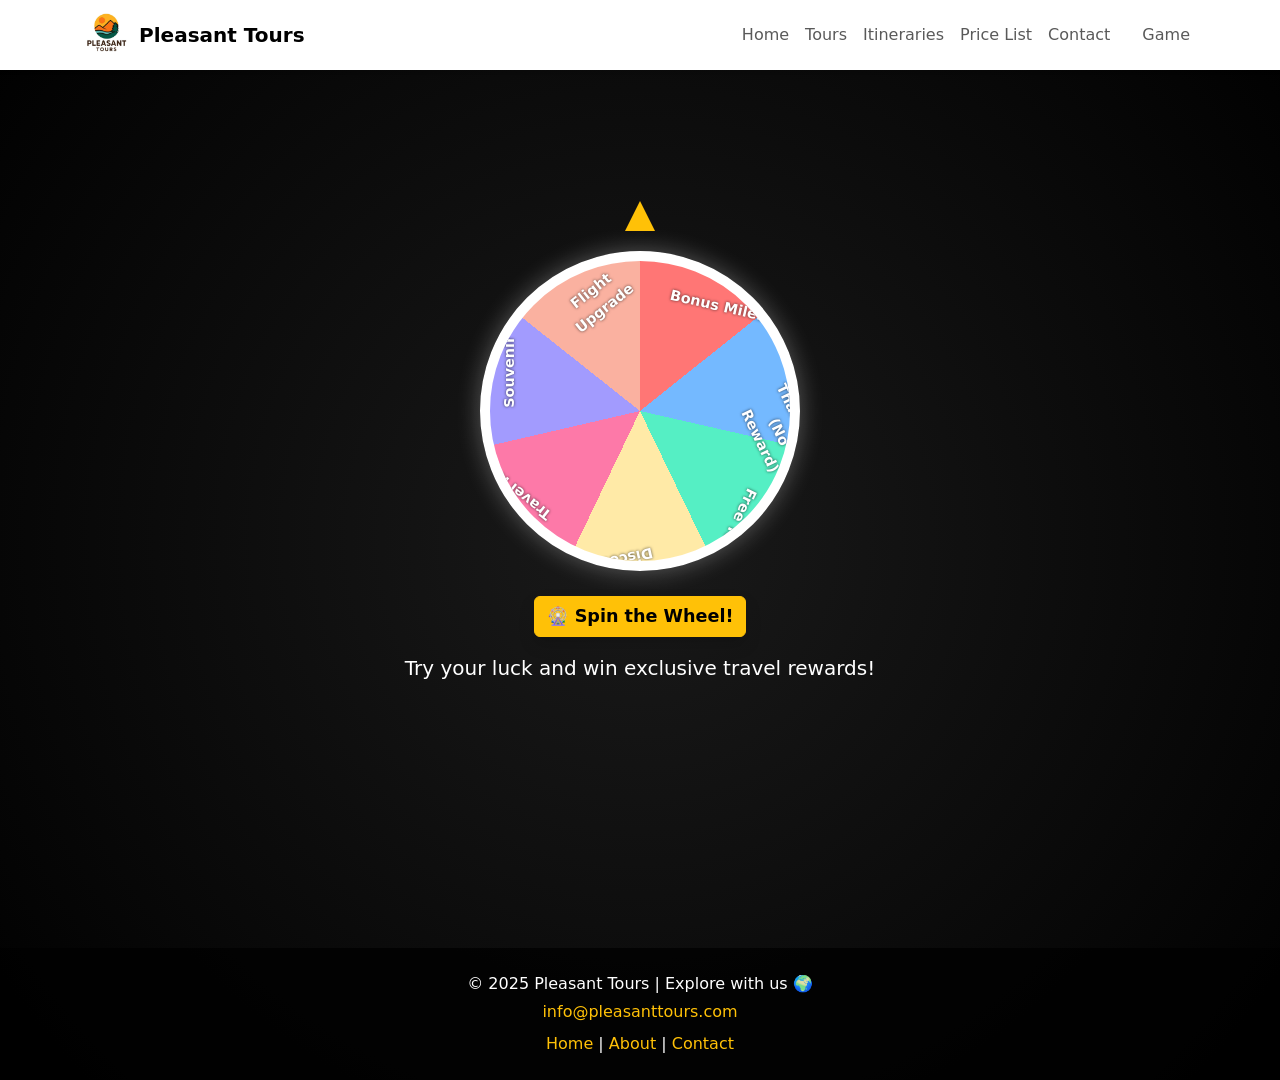
<file: code/game.html>
<!doctype html>
<html lang="en">
<head>
  <meta charset="utf-8">
  <meta name="viewport" content="width=device-width,initial-scale=1">
  <title>Pleasant Tours | Spin & Win</title>
  <link href="https://cdn.jsdelivr.net/npm/bootstrap@5.3.2/dist/css/bootstrap.min.css" rel="stylesheet">
  <link rel="stylesheet" href="https://cdn.jsdelivr.net/npm/bootstrap-icons@1.11.3/font/bootstrap-icons.css">

  <style>
    body {
      background: radial-gradient(circle at center, #1a1a1a 0%, #000 100%);
      color: #fff;
      overflow-x: hidden;
    }

    .wheel-container {
      width: 320px;
      height: 320px;
      border-radius: 50%;
      border: 10px solid #fff;
      margin: 0 auto;
      overflow: hidden;
      position: relative;
      background: conic-gradient(
        #ff7675 0deg 51.4deg,
        #74b9ff 51.4deg 102.8deg,
        #55efc4 102.8deg 154.2deg,
        #ffeaa7 154.2deg 205.6deg,
        #fd79a8 205.6deg 257deg,
        #a29bfe 257deg 308.4deg,
        #fab1a0 308.4deg 360deg
      );
      transition: transform 4s ease-out;
      box-shadow: 0 0 25px rgba(255, 255, 255, 0.3);
    }

    .wheel-label {
      position: absolute;
      width: 100px;
      left: 50%;
      top: 50%;
      transform-origin: center left;
      text-align: center;
      font-weight: 600;
      font-size: 0.9rem;
      color: white;
      text-shadow: 0 0 3px rgba(0, 0, 0, 0.7);
    }

    .pointer {
      width: 0;
      height: 0;
      border-left: 15px solid transparent;
      border-right: 15px solid transparent;
      border-bottom: 30px solid #ffc107;
      margin: 0 auto 20px;
    }

    #spin-btn {
      margin-top: 25px;
      font-size: 1.1rem;
    }

    footer {
      background: rgba(0, 0, 0, 0.8);
      color: #fff;
      padding: 1.5rem 0;
      text-align: center;
      margin-top: 3rem;
    }

    footer a {
      color: #ffc107;
      text-decoration: none;
    }
  </style>
</head>
<body>
  <!-- NAVBAR -->
  <nav class="navbar navbar-expand-lg navbar-light bg-white shadow-sm fixed-top">
    <div class="container">
      <a class="navbar-brand d-flex align-items-center" href="index.html">
        <img src="./images/WhatsApp Image 2025-10-02 at 13.23.30_b26df04f - Copy.jpg" alt="Pleasant Tours Logo" height="44" class="me-2">
        <span class="fw-bold">Pleasant Tours</span>
      </a>

      <button class="navbar-toggler" type="button" data-bs-toggle="collapse" data-bs-target="#mainNav">
        <span class="navbar-toggler-icon"></span>
      </button>

      <div class="collapse navbar-collapse" id="mainNav">
        <ul class="navbar-nav ms-auto align-items-lg-center">
          <li class="nav-item"><a class="nav-link" href="index.html">Home</a></li>
          <li class="nav-item"><a class="nav-link" href="tours.html">Tours</a></li>
          <li class="nav-item"><a class="nav-link" href="itineraries.html">Itineraries</a></li>
          <li class="nav-item"><a class="nav-link" href="pricing.html">Price List</a></li>
          <li class="nav-item"><a class="nav-link" href="contact.html">Contact</a></li>
          <li class="nav-item ms-3"><a class="nav-link btn btn-outline-primary" href="game.html">Game</a></li>
        </ul>
      </div>
    </div>
  </nav>

  <!-- Game Section -->
  <section class="d-flex flex-column justify-content-center align-items-center vh-100 text-center">
    <div class="pointer"></div>
    <div id="wheel" class="wheel-container"></div>
    <button id="spin-btn" class="btn btn-warning fw-bold shadow">🎡 Spin the Wheel!</button>
    <p class="mt-3 fs-5">Try your luck and win exclusive travel rewards!</p>
  </section>

  <!-- Prize Modal -->
  <div class="modal fade" id="resultModal" tabindex="-1">
    <div class="modal-dialog modal-dialog-centered">
      <div class="modal-content text-dark">
        <div class="modal-header">
          <h5 class="modal-title">🎉 Congratulations!</h5>
          <button type="button" class="btn-close" data-bs-dismiss="modal"></button>
        </div>
        <div class="modal-body text-center">
          <p id="resultText" class="fs-5 mb-3"></p>
          <button class="btn btn-success" data-bs-target="#claimModal" data-bs-toggle="modal" data-bs-dismiss="modal">
            Claim Your Prize
          </button>
        </div>
      </div>
    </div>
  </div>

  <!-- Claim Prize Modal -->
  <div class="modal fade" id="claimModal" tabindex="-1">
    <div class="modal-dialog modal-dialog-centered">
      <div class="modal-content text-dark">
        <div class="modal-header">
          <h5 class="modal-title">🎁 Redeem Your Prize</h5>
          <button type="button" class="btn-close" data-bs-dismiss="modal"></button>
        </div>
        <div class="modal-body">
          <form id="claimForm">
            <div class="mb-3">
              <label class="form-label">Full Name</label>
              <input type="text" class="form-control" required>
            </div>
            <div class="mb-3">
              <label class="form-label">Email Address</label>
              <input type="email" class="form-control" required>
            </div>
            <div class="mb-3">
              <label class="form-label">Prize</label>
              <input type="text" id="claimedPrize" class="form-control" readonly>
            </div>
            <button type="submit" class="btn btn-primary w-100">Submit</button>
          </form>
        </div>
      </div>
    </div>
  </div>

  <!-- Footer -->
  <footer>
    <p class="mb-1">© 2025 Pleasant Tours | Explore with us 🌍</p>
    <a href="mailto:info@pleasanttours.com">info@pleasanttours.com</a>
    <div class="mt-2">
      <a href="index.html">Home</a> |
      <a href="about.html">About</a> |
      <a href="contact.html">Contact</a>
    </div>
  </footer>

  <script src="https://cdn.jsdelivr.net/npm/bootstrap@5.3.2/dist/js/bootstrap.bundle.min.js"></script>
  <script>
    const prizes = [
      "Free Tour",
      "10% Discount",
      "Travel Kit",
      "Souvenir",
      "Flight Upgrade",
      "Bonus Miles",
      "Thank You (No Reward)"
    ];

    const wheel = document.getElementById('wheel');
    const spinBtn = document.getElementById('spin-btn');
    const resultText = document.getElementById('resultText');
    const claimPrizeInput = document.getElementById('claimedPrize');
    const resultModal = new bootstrap.Modal(document.getElementById('resultModal'));
    const num = prizes.length;
    const segmentAngle = 360 / num;

    // --- Fixed Label Placement ---
    prizes.forEach((prize, i) => {
      const label = document.createElement('div');
      label.className = 'wheel-label';
      const rotation = i * segmentAngle + segmentAngle / 2;
      label.style.transform = `rotate(${rotation}deg) translateX(130px) rotate(90deg)`;
      label.textContent = prize;
      wheel.appendChild(label);
    });

    let spinning = false;
    let currentRotation = 0;

    spinBtn.addEventListener('click', () => {
      if (spinning) return;
      spinning = true;
      spinBtn.disabled = true;

      const extraSpins = 10 * 360;
      const randomStop = Math.floor(Math.random() * 360);
      const totalRotation = currentRotation + extraSpins + randomStop;
      wheel.style.transition = 'transform 4s ease-out';
      wheel.style.transform = `rotate(${totalRotation}deg)`;

      setTimeout(() => {
        currentRotation = totalRotation % 360;
        const winningIndex = Math.floor((360 - currentRotation) / segmentAngle) % num;
        const prize = prizes[winningIndex];
        resultText.textContent = `You won: ${prize}!`;
        claimPrizeInput.value = prize;
        resultModal.show();
        spinning = false;
        spinBtn.disabled = false;
      }, 4200);
    });

    document.getElementById('claimForm').addEventListener('submit', function(e) {
      e.preventDefault();
      alert("🎉 Your prize has been submitted! We'll contact you soon.");
      bootstrap.Modal.getInstance(document.getElementById('claimModal')).hide();
    });
  </script>
</body>
</html>
</file>
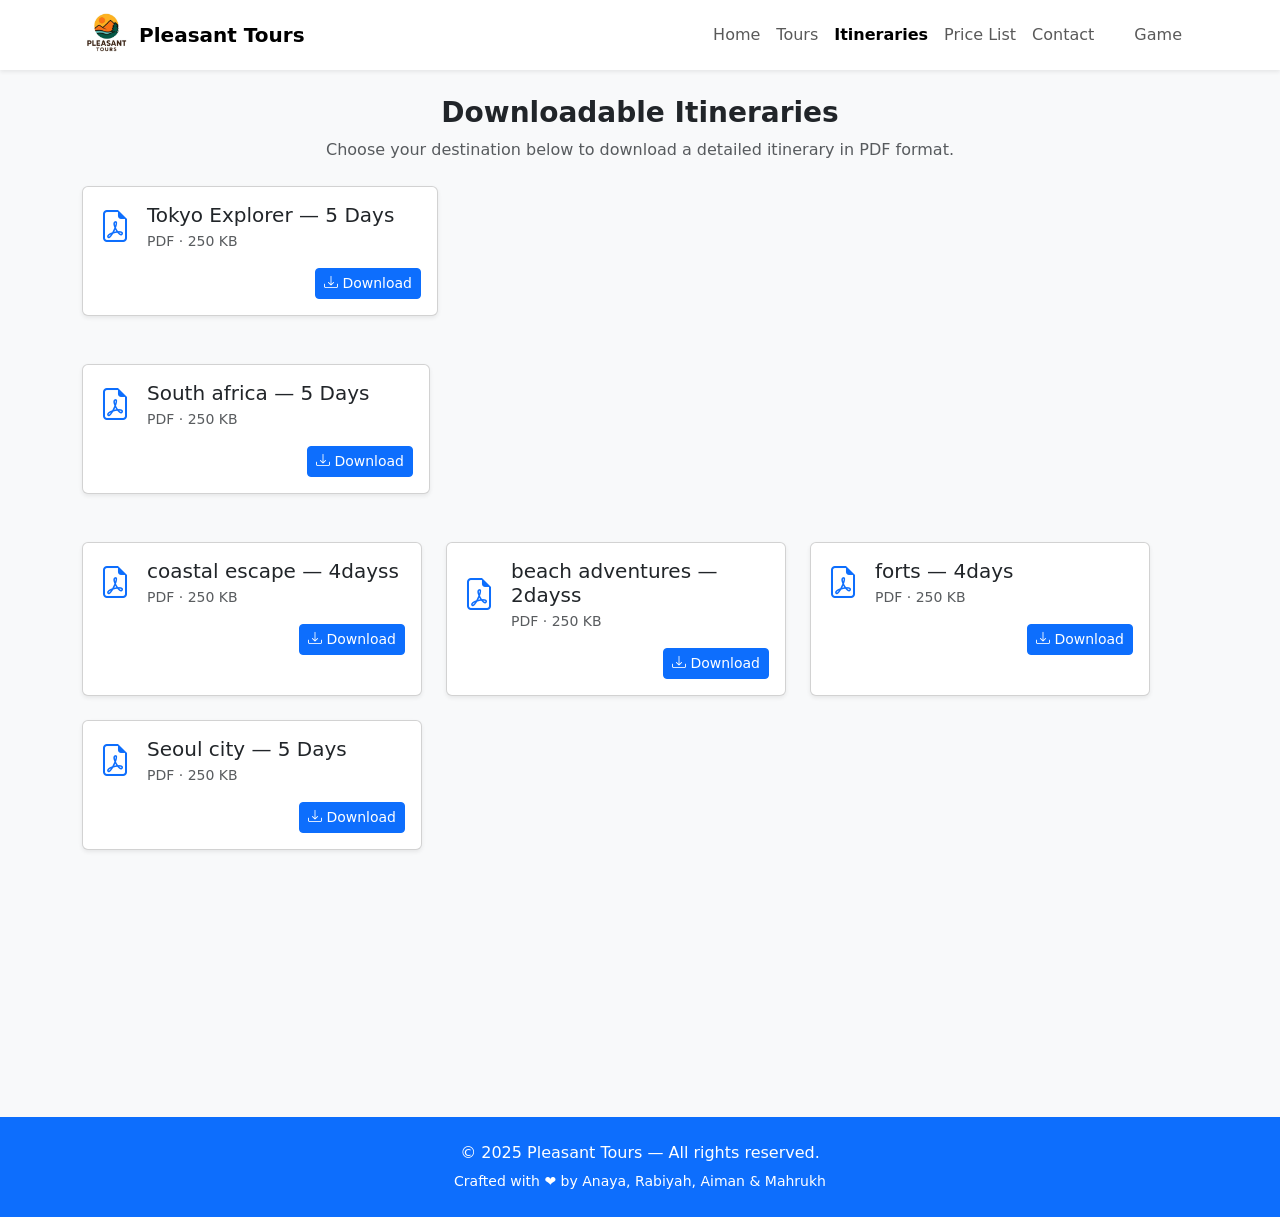
<file: code/itineraries.html>
<!doctype html>
<html lang="en">
<head>
  <meta charset="utf-8">
  <meta name="viewport" content="width=device-width,initial-scale=1">
  <title>Itineraries - Pleasant Tours</title>

  <!-- Bootstrap & Icons -->
  <link href="https://cdn.jsdelivr.net/npm/bootstrap@5.3.2/dist/css/bootstrap.min.css" rel="stylesheet">
  <link rel="stylesheet" href="https://cdn.jsdelivr.net/npm/bootstrap-icons@1.11.3/font/bootstrap-icons.css">
  <link href="https://cdn.jsdelivr.net/npm/aos@2.3.4/dist/aos.css" rel="stylesheet">

  <style>
    body { background-color: #f8f9fa; }
    .file-card { transition: transform 0.2s ease-in-out; }
    .file-card:hover { transform: translateY(-5px); }
    .file-icon { font-size: 2rem; color: #0d6efd; }
    footer { background: #0d6efd; color: #fff; }
    footer a { color: #fff; text-decoration: none; }
    footer a:hover { text-decoration: underline; }
  </style>
</head>
<body class="itineraries-page">

  <!-- Navbar -->
  <nav class="navbar navbar-expand-lg navbar-light bg-white shadow-sm fixed-top">
    <div class="container">
      <a class="navbar-brand d-flex align-items-center" href="index.html">
        <img src="./images/WhatsApp Image 2025-10-02 at 13.23.30_b26df04f - Copy.jpg" alt="Pleasant Tours Logo" height="44" class="me-2">
        <span class="fw-bold">Pleasant Tours</span>
      </a>
      <button class="navbar-toggler" type="button" data-bs-toggle="collapse" data-bs-target="#mainNav">
        <span class="navbar-toggler-icon"></span>
      </button>
      <div class="collapse navbar-collapse" id="mainNav">
        <ul class="navbar-nav ms-auto align-items-lg-center">
          <li class="nav-item"><a class="nav-link" href="index.html">Home</a></li>
          <li class="nav-item"><a class="nav-link" href="tours.html">Tours</a></li>
          <li class="nav-item"><a class="nav-link active fw-semibold" href="itineraries.html">Itineraries</a></li>
          <li class="nav-item"><a class="nav-link" href="pricing.html">Price List</a></li>
          <li class="nav-item"><a class="nav-link" href="contact.html">Contact</a></li>
          <li class="nav-item ms-3"><a class="nav-link btn btn-outline-primary px-3" href="game.html">Game</a></li>
        </ul>
      </div>
    </div>
  </nav>

  <!-- Main -->
  <main class="container py-5 mt-5">
    <div class="text-center mb-4" data-aos="fade-up">
      <h1 class="fw-bold h3">Downloadable Itineraries</h1>
      <p class="text-muted">Choose your destination below to download a detailed itinerary in PDF format.</p>
    </div>

    <div class="row g-4">

       <div class="col-md-6 col-lg-4" data-aos="fade-up">
        <div class="card file-card h-100 shadow-sm p-3">
          <div class="d-flex align-items-center gap-3">
            <div class="file-icon"><i class="bi bi-file-earmark-pdf"></i></div>
            <div>
              <h5 class="mb-1">Tokyo Explorer — 5 Days</h5>
              <div class="small text-muted">PDF · 250 KB</div>
            </div>
          </div>
          <div class="mt-3 text-end">
            <a href="./itineraries/Tokyo Tower and Cityscapes Itinerary.png" class="btn btn-sm btn-primary" download>
              <i class="bi bi-download"></i> Download
            </a>
          </div>
        </div>
      </div>

       <div class="row g-4">

       <div class="col-md-6 col-lg-4" data-aos="fade-up">
        <div class="card file-card h-100 shadow-sm p-3">
          <div class="d-flex align-items-center gap-3">
            <div class="file-icon"><i class="bi bi-file-earmark-pdf"></i></div>
            <div>
              <h5 class="mb-1">South africa — 5 Days</h5>
              <div class="small text-muted">PDF · 250 KB</div>
            </div>
          </div>
          <div class="mt-3 text-end">
            <a href="./itineraries/coastal-5d-itinerary.pdf" class="btn btn-sm btn-primary" download>
              <i class="bi bi-download"></i> Download
            </a>
          </div>
        </div>
      </div>
 <div class="row g-4">

       <div class="col-md-6 col-lg-4" data-aos="fade-up">
        <div class="card file-card h-100 shadow-sm p-3">
          <div class="d-flex align-items-center gap-3">
            <div class="file-icon"><i class="bi bi-file-earmark-pdf"></i></div>
            <div>
              <h5 class="mb-1">coastal escape — 4dayss</h5>
              <div class="small text-muted">PDF · 250 KB</div>
            </div>
          </div>
          <div class="mt-3 text-end">
            <a href="./itineraries/coastal-5d-itinerary.pdf" class="btn btn-sm btn-primary" download>
              <i class="bi bi-download"></i> Download
            </a>
          </div>
        </div>
      </div>

      
       <div class="col-md-6 col-lg-4" data-aos="fade-up">
        <div class="card file-card h-100 shadow-sm p-3">
          <div class="d-flex align-items-center gap-3">
            <div class="file-icon"><i class="bi bi-file-earmark-pdf"></i></div>
            <div>
              <h5 class="mb-1">beach adventures — 2dayss</h5>
              <div class="small text-muted">PDF · 250 KB</div>
            </div>
          </div>
          <div class="mt-3 text-end">
            <a href="./itineraries/island-paradise-6d.pdf" class="btn btn-sm btn-primary" download>
              <i class="bi bi-download"></i> Download
            </a>
          </div>
        </div>
      </div>

      
       <div class="col-md-6 col-lg-4" data-aos="fade-up">
        <div class="card file-card h-100 shadow-sm p-3">
          <div class="d-flex align-items-center gap-3">
            <div class="file-icon"><i class="bi bi-file-earmark-pdf"></i></div>
            <div>
              <h5 class="mb-1">forts — 4days</h5>
              <div class="small text-muted">PDF · 250 KB</div>
            </div>
          </div>
          <div class="mt-3 text-end">
            <a href="./itineraries/forts-3d-itinerary.pdf" class="btn btn-sm btn-primary" download>
              <i class="bi bi-download"></i> Download
            </a>
          </div>
        </div>
      </div>
      
       <div class="col-md-6 col-lg-4" data-aos="fade-up">
        <div class="card file-card h-100 shadow-sm p-3">
          <div class="d-flex align-items-center gap-3">
            <div class="file-icon"><i class="bi bi-file-earmark-pdf"></i></div>
            <div>
              <h5 class="mb-1">Seoul city — 5 Days</h5>
              <div class="small text-muted">PDF · 250 KB</div>
            </div>
          </div>
          <div class="mt-3 text-end">
            <a href="./itineraries/city-2d-itinerary.pdf" class="btn btn-sm btn-primary" download>
              <i class="bi bi-download"></i> Download
            </a>
          </div>
        </div>
      </div>
 <div class="row g-4">

    <!-- Full Price List Card -->
    <div class="col-12 mt-5" data-aos="fade-up">
      <div class="card shadow-sm p-4 d-flex align-items-center justify-content-between flex-column flex-md-row">
        <div>
          <h5 class="mb-1 fw-semibold">Full Price List</h5>
          <p class="small text-muted mb-0">Download a complete Pleasant Tours pricing guide with seasonal rates and inclusions.</p>
        </div>
        <div class="mt-3 mt-md-0">
          <a href="./itineraries/Pleasant_Tours_Price_List.pdf" class="btn btn-success btn-lg" download>
            <i class="bi bi-download me-1"></i> Download Price List
          </a>
        </div>
      </div>
    </div>
    
  </main>


  <!-- Footer -->
  <footer class="py-4 text-center mt-5">
    <div class="container">
      <p class="mb-1">© 2025 Pleasant Tours — All rights reserved.</p>
      <small>Crafted with ❤️ by Anaya, Rabiyah, Aiman & Mahrukh</small>
    </div>
  </footer>

  <script src="https://cdn.jsdelivr.net/npm/bootstrap@5.3.2/dist/js/bootstrap.bundle.min.js"></script>
  <script src="https://cdn.jsdelivr.net/npm/aos@2.3.4/dist/aos.js"></script>
  <script>AOS.init();</script>
</body>
</html>
</file>
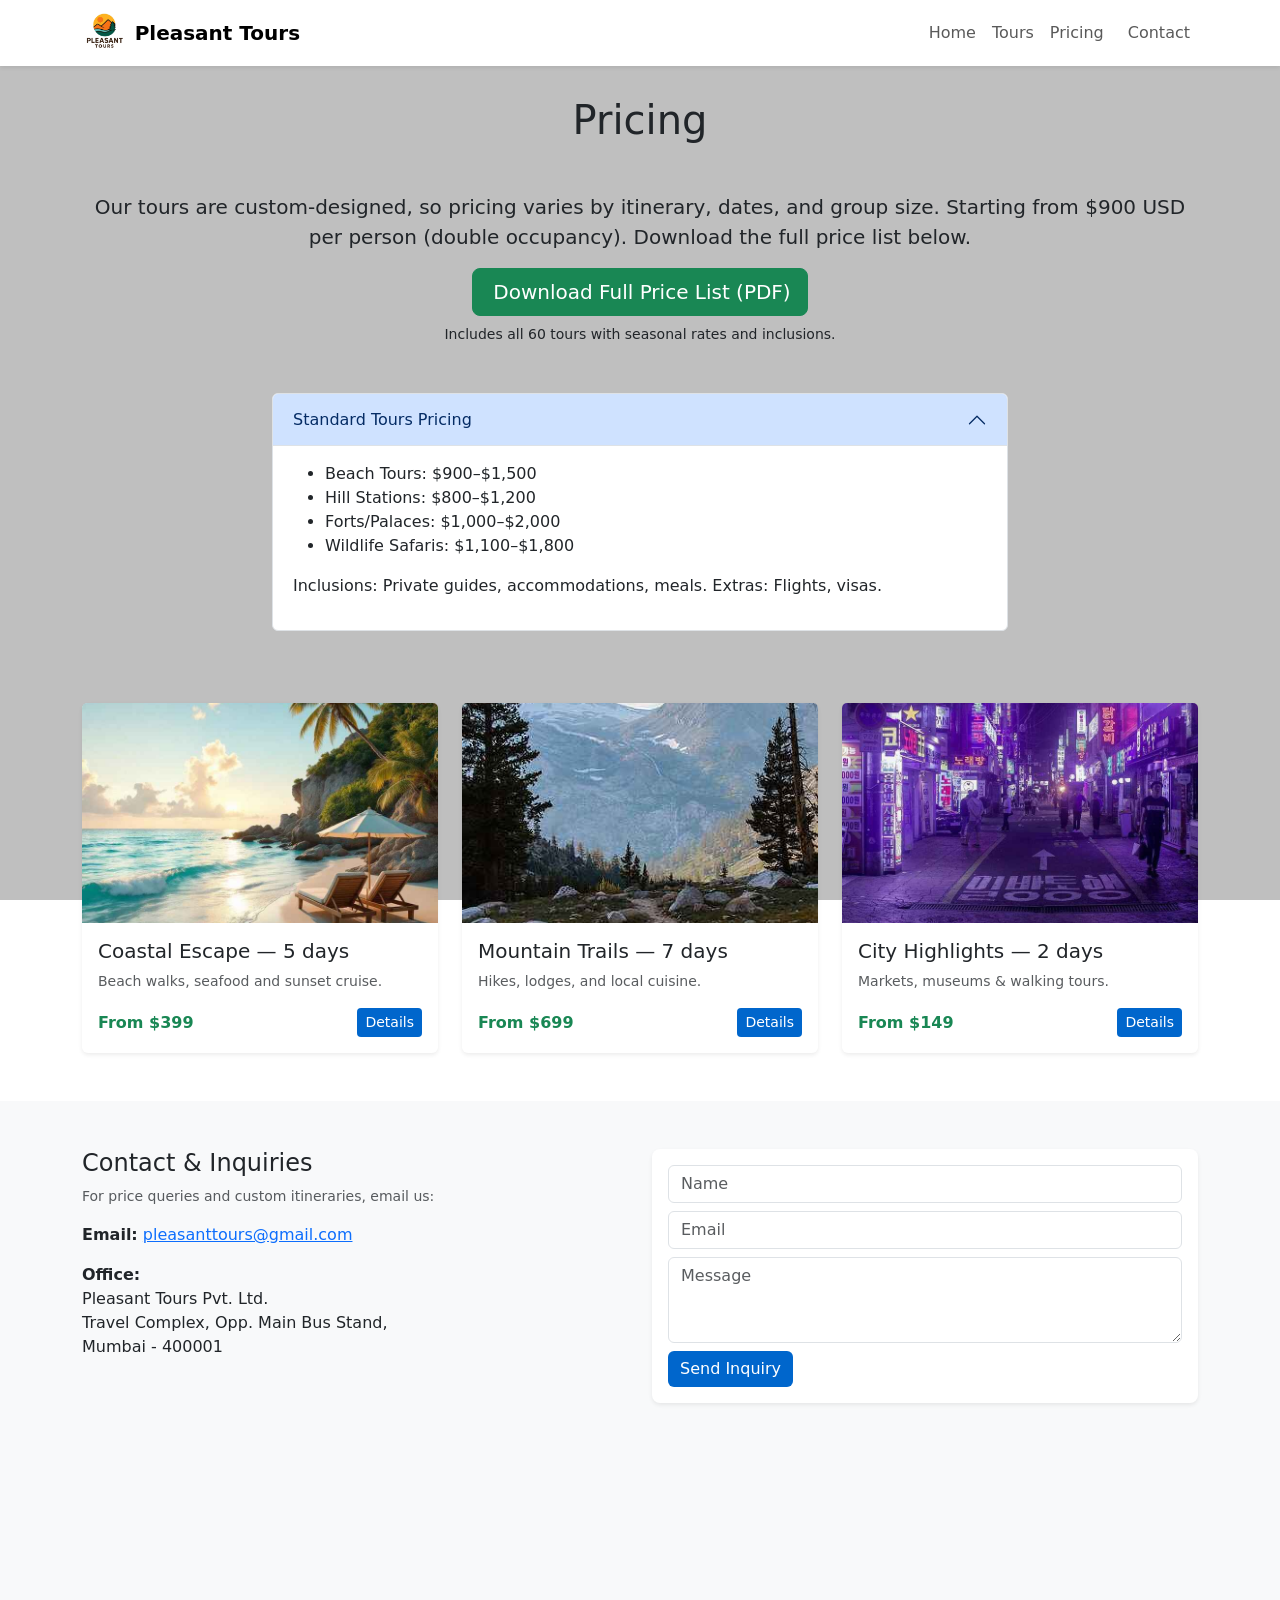
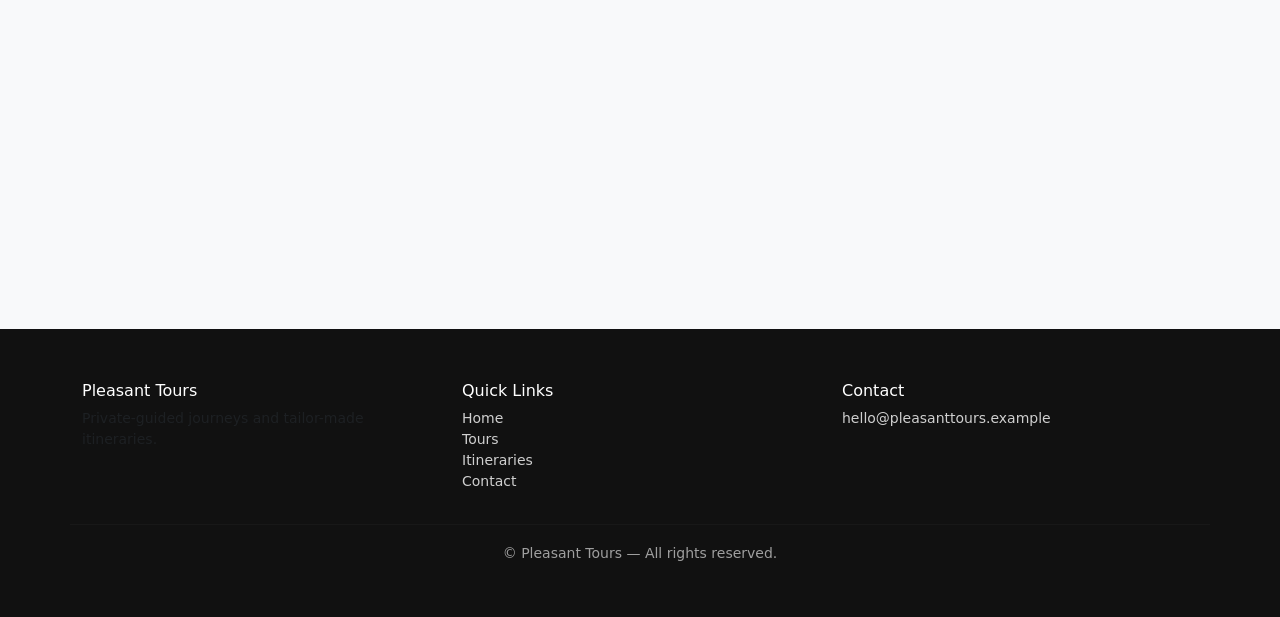
<file: code/pricing.html>
<!DOCTYPE html>
<html lang="en">
<head>
    <meta charset="UTF-8">
    <meta name="viewport" content="width=device-width, initial-scale=1.0">
    <title>Pricing - Pleasant Tours</title>
    <link href="https://cdn.jsdelivr.net/npm/bootstrap@5.3.0/dist/css/bootstrap.min.css" rel="stylesheet">
    <link rel="stylesheet" href="style.css">
</head>
<body class="pricing-page">
   <!-- NAVBAR (same pattern as your index) -->
  <nav class="navbar navbar-expand-lg navbar-light bg-white shadow-sm fixed-top">
    <div class="container">
      <a class="navbar-brand d-flex align-items-center" href="index.html">
        <img src="../images/WhatsApp Image 2025-10-02 at 13.23.30_b26df04f - Copy.jpg" alt="Pleasant Tours Logo" height="40" class="me-2">
        <span class="fw-bold">Pleasant Tours</span>
      </a>
      <button class="navbar-toggler" type="button" data-bs-toggle="collapse" data-bs-target="#mainNav">
        <span class="navbar-toggler-icon"></span>
      </button>
      <div class="collapse navbar-collapse" id="mainNav">
        <ul class="navbar-nav ms-auto align-items-lg-center">
          <li class="nav-item"><a class="nav-link" href="index.html">Home</a></li>
          <li class="nav-item"><a class="nav-link" href="tours.html">Tours</a></li>
          <li class="nav-item"><a class="nav-link" href="pricing.html">Pricing</a></li>
          <li class="nav-item"><a class="nav-link btn btn-outline-primary ms-2" href="contact.html">Contact</a></li>
        </ul>
      </div>
    </div>
  </nav>

    <!-- Navigation (Copy from index.html) -->

    <section class="py-5 mt-5">
        <div class="container">
            <h1 class="text-center mb-5">Pricing</h1>
            <p class="text-center lead">Our tours are custom-designed, so pricing varies by itinerary, dates, and group size. Starting from $900 USD per person (double occupancy). Download the full price list below.</p>
            
            <!-- Download Price List -->
            <div class="text-center mb-5" data-aos="fade-up">
                <a href="./itineraries/Pleasant_Tours_Price_List.pdf" class="btn btn-success btn-lg" download><i class="bi bi-download me-1"></i> Download Full Price List (PDF)</a>
                <p class="mt-2 small">Includes all 60 tours with seasonal rates and inclusions.</p>
            </div>
            
            <div class="row justify-content-center">
                <div class="col-md-8">
                    <div class="accordion" id="pricingAccordion">
                        <div class="accordion-item">
                            <h2 class="accordion-header">
                                <button class="accordion-button" type="button" data-bs-toggle="collapse" data-bs-target="#collapseOne">
                                    Standard Tours Pricing
                                </button>
                            </h2>
                            <div id="collapseOne" class="accordion-collapse collapse show" data-bs-parent="#pricingAccordion">
                                <div class="accordion-body">
                                    <ul>
                                        <li>Beach Tours: $900–$1,500</li>
                                        <li>Hill Stations: $800–$1,200</li>
                                        <li>Forts/Palaces: $1,000–$2,000</li>
                                        <li>Wildlife Safaris: $1,100–$1,800</li>
                                    </ul>
                                    <p>Inclusions: Private guides, accommodations, meals. Extras: Flights, visas.</p>
                                </div>
                            </div>
                        </div>
                        <!-- Add more accordions for categories if needed -->
                    </div>
                </div>
            </div>

            <!-- Featured Tours on Pricing Page -->
            <div class="row g-4 mt-5" data-aos="fade-up">
                <!-- Card 1 -->
                <div class="col-md-6 col-lg-4">
                    <div class="card h-100 shadow-sm" data-itinerary="Day 1: Arrival at the coastal resort. Settle in and enjoy a welcome dinner with fresh seafood. Day 2: Morning beach walk along the pristine shores, followed by snorkeling in the clear waters. Afternoon free for relaxation. Day 3: Sunset cruise with champagne and local delicacies. Day 4: Visit nearby islands for hiking and picnics. Day 5: Leisure time at the resort, optional spa treatments. Transfer to airport for departure.">
                        <img src="../images/coastall.jpg" class="card-img-top" alt="Coastal Escape">
                        <div class="card-body d-flex flex-column">
                            <h5 class="card-title">Coastal Escape — 5 days</h5>
                            <p class="text-muted small mb-3">Beach walks, seafood and sunset cruise.</p>
                            <div class="mt-auto d-flex justify-content-between align-items-center">
                                <div class="fw-bold text-success">From $399</div>
                                <a href="itineraries.html" class="btn btn-sm btn-primary">Details</a>
                            </div>
                        </div>
                    </div>
                </div>
                <!-- Card 2 -->
                <div class="col-md-6 col-lg-4">
                    <div class="card h-100 shadow-sm" data-itinerary="Day 1: Arrival at the mountain base. Transfer to lodge and orientation. Day 2-6: Daily hikes to various peaks, exploring trails, wildlife, and local villages. Enjoy traditional meals. Day 7: Return to base and departure.">
                        <img src="../images/mounts.jpg" class="card-img-top" alt="Mountain Trails">
                        <div class="card-body d-flex flex-column">
                            <h5 class="card-title">Mountain Trails — 7 days</h5>
                            <p class="text-muted small mb-3">Hikes, lodges, and local cuisine.</p>
                            <div class="mt-auto d-flex justify-content-between align-items-center">
                                <div class="fw-bold text-success">From $699</div>
                                <a href="itineraries.html" class="btn btn-sm btn-primary">Details</a>
                            </div>
                        </div>
                    </div>
                </div>
                <!-- Card 3 -->
                <div class="col-md-6 col-lg-4">
                    <div class="card h-100 shadow-sm" data-itinerary="Day 1: Morning arrival, visit central market and museum. Afternoon walking tour of historic sites. Day 2: Explore local cuisine, shopping, and optional evening show. Transfer to airport.">
                        <img src="../images/city.jpg" class="card-img-top" alt="City Highlights">
                        <div class="card-body d-flex flex-column">
                            <h5 class="card-title">City Highlights — 2 days</h5>
                            <p class="text-muted small mb-3">Markets, museums & walking tours.</p>
                            <div class="mt-auto d-flex justify-content-between align-items-center">
                                <div class="fw-bold text-success">From $149</div>
                                <a href="itineraries.html" class="btn btn-sm btn-primary">Details</a>
                            </div>
                        </div>
                    </div>
                </div>
            </div>
        </div>
    </section>

        <!-- Contact CTA & Form -->
        <section class="py-5 bg-light" data-aos="fade-up">
            <div class="container">
                <div class="row g-4">
                    <div class="col-md-6">
                        <h4>Contact & Inquiries</h4>
                        <p class="small text-muted">For price queries and custom itineraries, email us:</p>
                        <p><strong>Email:</strong> <a href="mailto:pleasanttours@gmail.com">pleasanttours@gmail.com</a></p>
                        <p><strong>Office:</strong><br>
                            Pleasant Tours Pvt. Ltd.<br>
                            Travel Complex, Opp. Main Bus Stand,<br>
                            Mumbai - 400001</p>
                    </div>
                    <div class="col-md-6">
                        <form class="p-3 bg-white rounded-3 shadow-sm" id="priceContact" novalidate>
                            <div class="mb-2"><input class="form-control" placeholder="Name" required></div>
                            <div class="mb-2"><input class="form-control" type="email" placeholder="Email" required></div>
                            <div class="mb-2"><textarea class="form-control" rows="3" placeholder="Message" required></textarea></div>
                            <button class="btn btn-primary">Send Inquiry</button>
                        </form>
                    </div>
                </div>

               <div class="ratio ratio-21x9">
                        <iframe 
                            src="https://www.google.com/maps/embed?pb=!1m18!1m12!1m3!1d3616.534192344293!2d67.0652637!3d24.9819581!2m3!1f0!2f0!3f0!3m2!1i1024!2i768!4f13.1!3m3!1m2!1s0x3eb340e584b891c3%3A0x29b2cbc198ba2dbd!2sAptech%20Computer%20Education%20North%20Karachi%20Center!5e0!3m2!1sen!2s!4v1759389539281!5m2!1sen!2s" 
                            width="600" 
                            height="450" 
                            style="border:0;" 
                            allowfullscreen="" 
                            loading="lazy" 
                            referrerpolicy="no-referrer-when-downgrade">
                        </iframe>
                    </div>
                </div>
            </div>
        </div>
        </section>

        <!-- Footer -->
                <footer class="site-footer">
                    <div class="footer-top">
                        <div class="container">
                            <div class="row">
                                <div class="col-md-4">
                                    <h6>Pleasant Tours</h6>
                                    <p class="small text-muted mb-0">Private-guided journeys and tailor-made itineraries.</p>
                                </div>
                                <div class="col-md-4">
                                    <h6>Quick Links</h6>
                                    <ul class="list-unstyled small mb-0">
                                        <li><a href="index.html">Home</a></li>
                                        <li><a href="tours.html">Tours</a></li>
                                        <li><a href="itineraries.html">Itineraries</a></li>
                                        <li><a href="contact.html">Contact</a></li>
                                    </ul>
                                </div>
                                <div class="col-md-4">
                                    <h6>Contact</h6>
                                    <p class="small mb-1">hello@pleasanttours.example</p>
                                    <div class="social">
                                        <a href="#" aria-label="Facebook"><i class="bi bi-facebook"></i></a>
                                        <a href="#" aria-label="Instagram"><i class="bi bi-instagram"></i></a>
                                        <a href="#" aria-label="Twitter"><i class="bi bi-twitter"></i></a>
                                    </div>
                                </div>
                            </div>
                            <div class="row mt-3">
                                <div class="col-12 text-center legal">
                                    <small>&copy; <span id="yearIndex"></span> Pleasant Tours — All rights reserved.</small>
                                </div>
                            </div>
                        </div>
                    </div>
                </footer>

        <script src="https://cdn.jsdelivr.net/npm/bootstrap@5.3.0/dist/js/bootstrap.bundle.min.js"></script>
        <script src="https://cdn.jsdelivr.net/npm/aos@2.3.4/dist/aos.js"></script>
        <script src="java.js"></script>
</body>
</html>
</file>
<file: code/style.css>
/* Theme Colors */
:root {
  --primary-color: #0066cc;   /* Pleasant Blue */
  --secondary-color: #ff6600; /* Accent Orange */
  --light-bg: #f9f9f9;
}

/* Navbar */
.navbar {
  box-shadow: 0 2px 5px rgba(0,0,0,0.1);
}

/* Hero Section */
.hero {
  position: relative;
  height: 100vh;
  display: flex;
  align-items: center;
  justify-content: center;
  text-align: center;
  color: #fff;
  padding-top: 70px; /* offset for navbar */
}

.hero video,
.hero img {
  position: absolute;
  top: 0; left: 0;
  width: 100%; height: 100%;
  object-fit: cover;
  z-index: -1;
}

/* Ensure hero video fills its container and respects object-fit on older browsers */
.hero .tour.bg video, .hero video.position-absolute { object-fit: cover; width:100%; height:100%; }

/* Game page small polish */
.page-game main { background-image: url('https://source.unsplash.com/1200x800/?travel,map'); background-size: cover; background-position: center; border-radius: 12px; padding: 2rem; }
.page-game .wheel { background: rgba(255,255,255,0.9); }
.page-game .pointer{ border-bottom-color: #ffc107; }
@media (max-width:576px){ .page-game main { padding:1rem } .page-game .wheel{ width:260px; height:260px } }

/* Page hero/background rules - minimal, responsive */
body::before{ content:''; position:fixed; inset:0; z-index:-2; background-size:cover; background-position:center; opacity:1; transition:opacity .4s ease; }
/* Subtle overlay to ensure readability */
body::after{ content:''; position:fixed; inset:0; z-index:-1; background: linear-gradient(rgba(0,0,0,0.25), rgba(0,0,0,0.25)); pointer-events:none; }

/* Index page - scenic image */
body.index-page::before{ background-image: url('https://images.unsplash.com/photo-1500530855697-b586d89ba3ee?q=80&w=1600&auto=format&fit=crop'); }

/* Tours page - use local looping video if available; fallback image via CSS */
body.tours-page::before{ background-image: url('https://images.unsplash.com/photo-1507525428034-b723cf961d3e?q=80&w=1600&auto=format&fit=crop'); }
/* if a video element exists in tours page we'll ensure it covers via inline styles already present */

/* About/Contact/Pricing/Itineraries - professional images */
body.about-page::before{ background-image: url('https://images.unsplash.com/photo-1506744038136-46273834b3fb?q=80&w=1600&auto=format&fit=crop'); }
body.contact-page::before{ background-image: url('https://images.unsplash.com/photo-1494475673543-6a6a5d7b63de?q=80&w=1600&auto=format&fit=crop'); }
body.pricing-page::before{ background-image: url('https://images.unsplash.com/photo-1519821172141-bc2a9f3b9d3a?q=80&w=1600&auto=format&fit=crop'); }
body.itineraries-page::before{ background-image: url('https://images.unsplash.com/photo-1500534314209-a25ddb2bd429?q=80&w=1600&auto=format&fit=crop'); }

/* Ensure background doesn't obstruct content: put content above pseudo-elements */
main, header, nav, footer{ position:relative; z-index:1; }

/* Wheel segment coloring and glow
  - Uses nth-child to color up to 12 segments; JS creates 8 so these will apply
*/
.wheel .segment{ box-shadow: inset 0 -6px 12px rgba(0,0,0,0.12); }
.wheel .segment:nth-child(1){ background: linear-gradient(135deg,#ff9a9e,#fecfef); }
.wheel .segment:nth-child(2){ background: linear-gradient(135deg,#f6d365,#fda085); }
.wheel .segment:nth-child(3){ background: linear-gradient(135deg,#fbc2eb,#a6c1ee); }
.wheel .segment:nth-child(4){ background: linear-gradient(135deg,#a1c4fd,#c2e9fb); }
.wheel .segment:nth-child(5){ background: linear-gradient(135deg,#cfd9df,#e2ebf0); }
.wheel .segment:nth-child(6){ background: linear-gradient(135deg,#fef08a,#fcb69f); }
.wheel .segment:nth-child(7){ background: linear-gradient(135deg,#d4fc79,#96e6a1); }
.wheel .segment:nth-child(8){ background: linear-gradient(135deg,#84fab0,#8fd3f4); }

/* Glow around wheel */
.wheel{ box-shadow: 0 20px 40px rgba(0,0,0,0.18), 0 0 30px rgba(141, 175, 254, 0.08); border-radius:50%; }
.wheel.glow{ animation: glowPulse 3s ease-in-out infinite; }
@keyframes glowPulse{ 0%{ box-shadow: 0 10px 20px rgba(0,0,0,0.12); } 50%{ box-shadow: 0 30px 60px rgba(0,0,0,0.2), 0 0 50px rgba(141,175,254,0.12);} 100%{ box-shadow: 0 10px 20px rgba(0,0,0,0.12);} }

/* Small particle-like ring via pseudo-element */
.wheel::before{ content:''; position:absolute; inset:-10px; border-radius:50%; box-shadow:0 0 40px rgba(255,255,255,0.03) inset, 0 0 30px rgba(141,175,254,0.04); pointer-events:none; }

/* Ensure hero/video fallback and mobile-friendly behavior */
@media (max-width:768px){ body::after{ background: linear-gradient(rgba(0,0,0,0.35), rgba(0,0,0,0.35)); } }

/* Minimal segment label styling and winner highlight */
.wheel .segment .label{ position:absolute; left:12px; top:6px; width:140px; font-size:12px; text-align:left; transform-origin:left center; color:#222; font-weight:600; }
.wheel .segment.winner{ outline: 4px solid rgba(255,236,179,0.45); box-shadow: 0 8px 30px rgba(255,193,7,0.12); }
.wheel .segment.winner .label{ color:#111; }

/* Buttons */
.btn-primary {
  background-color: var(--primary-color);
  border: none;
}
.btn-primary:hover {
  background-color: #004a99;
}

/* Cards */
.card img {
  height: 220px;
  object-fit: cover;
}
.card {
  border: none;
  transition: transform 0.3s;
}
.card:hover {
  transform: translateY(-5px);
}

/* Footer */
footer {
  background: #222;
  color: #ccc;
  padding: 20px 0;
}
footer a { color: var(--secondary-color); }

/* Keep navbar neutral; use utility classes for backgrounds in pages */

/* Standard footer layout used across pages */
.site-footer{ background:#111; color:#ddd; }
.site-footer .footer-top{ padding:2rem 0; }
.site-footer h6{ color:#fff; margin-bottom:.5rem; }
.site-footer p, .site-footer a, .site-footer li{ color:#cfcfcf; }
.site-footer a{ text-decoration:none; }
.site-footer .social a{ color:#cfcfcf; margin-right:.5rem; }
.site-footer .legal{ border-top:1px solid rgba(255,255,255,0.03); margin-top:1rem; padding-top:1rem; color:#9f9f9f; }

/* Center wheel horizontally and vertically in its container */
.wheel-container{ display:flex; align-items:center; justify-content:center; min-height:340px; }
.wheel{ width:320px; height:320px; }
.segment{ width:50%; height:50%; top:0; left:50%; transform-origin:0% 100%; position:absolute; }
.label{ font-size:13px; }

/* Make footer responsive on small screens */
@media (max-width:576px){ .site-footer .footer-top{ text-align:center } .site-footer .col-md-4{ margin-bottom:1rem } }
</file>
